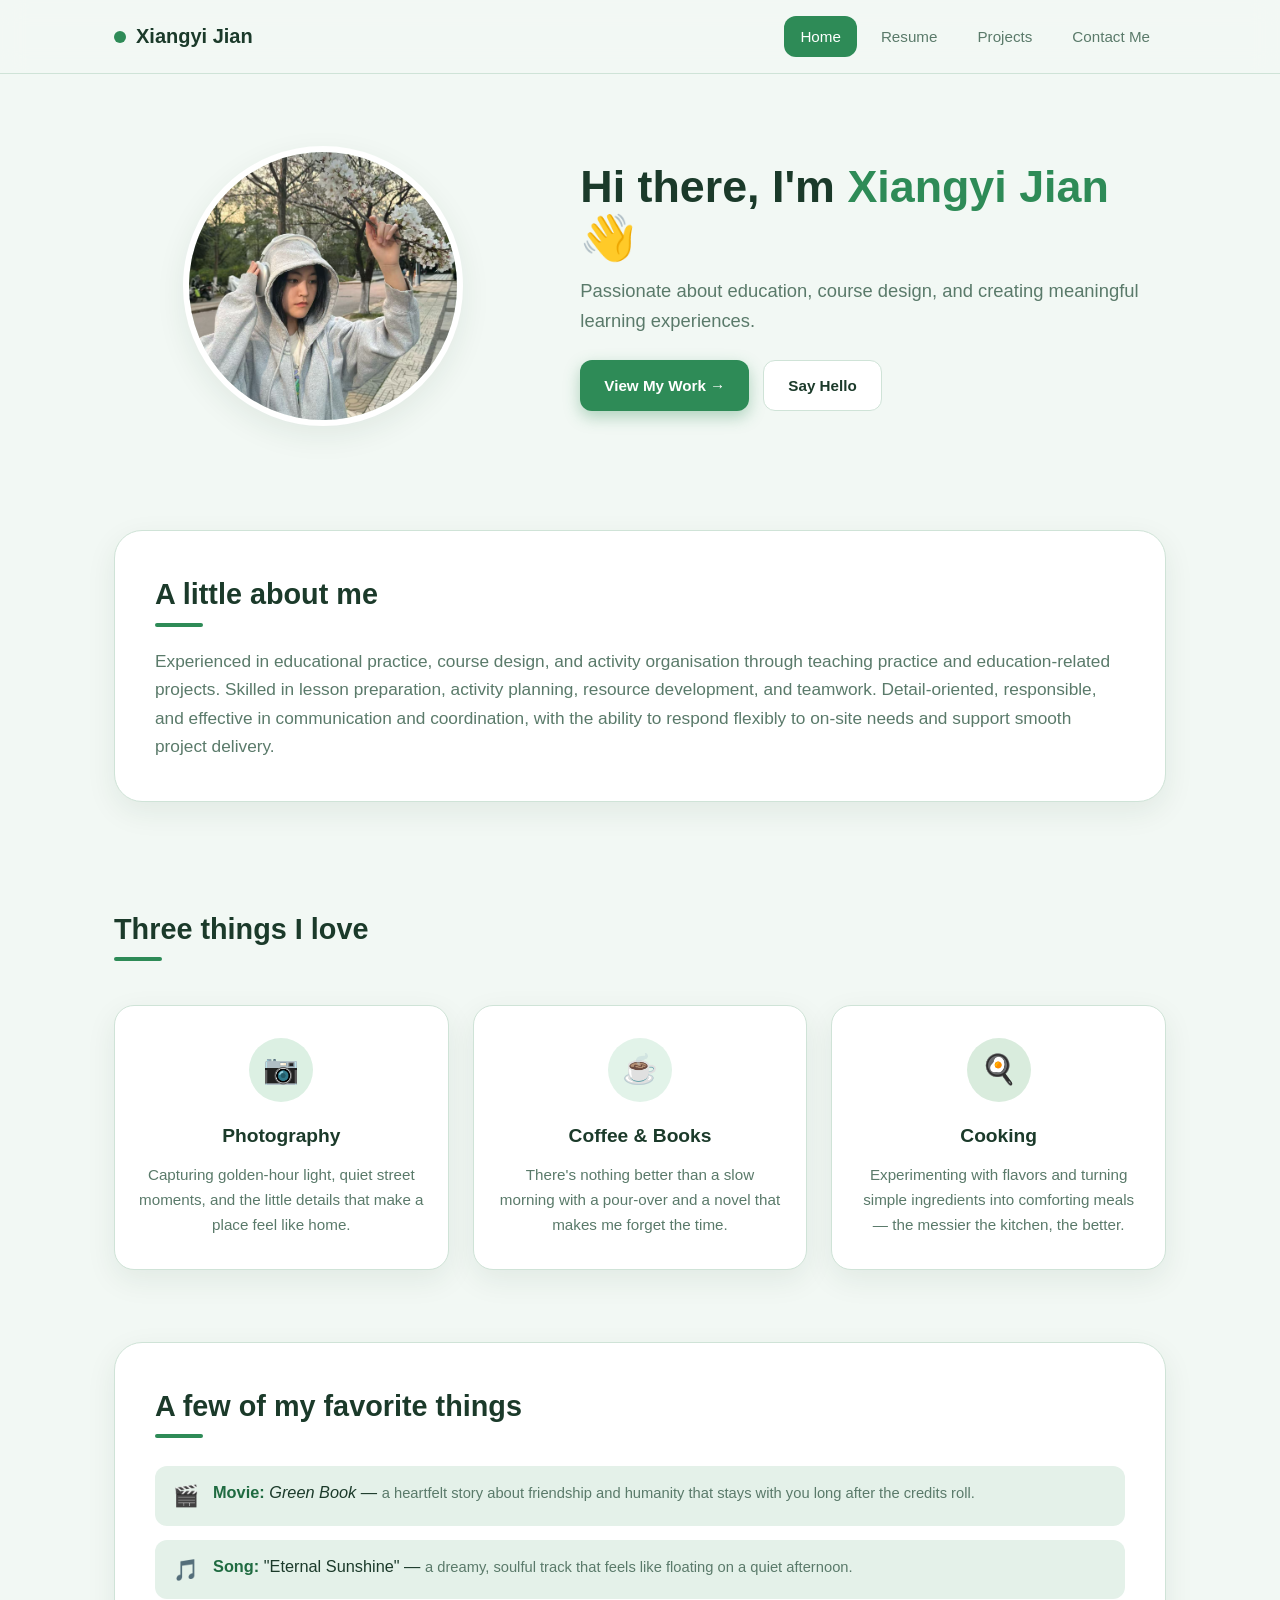
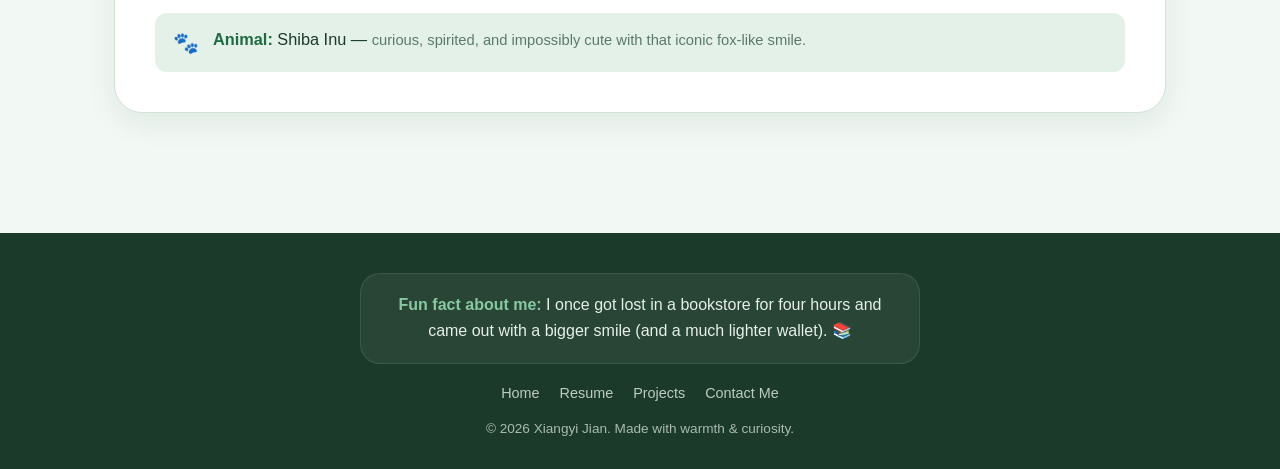
<file: index.html>
<!DOCTYPE html>
<html lang="en">
<head>
  <meta charset="UTF-8" />
  <meta name="viewport" content="width=device-width, initial-scale=1.0" />
  <title>Home — Xiangyi Jian</title>
  <link rel="stylesheet" href="css/style.css" />
</head>
<body>

  <!-- Navigation -->
  <nav class="navbar">
    <div class="nav-inner">
      <a href="index.html" class="nav-logo"><span class="dot"></span> Xiangyi Jian</a>
      <button class="nav-toggle" aria-label="Toggle navigation" onclick="document.querySelector('.nav-links').classList.toggle('open')">
        <span></span><span></span><span></span>
      </button>
      <ul class="nav-links">
        <li><a href="index.html" class="active">Home</a></li>
        <li><a href="resume.html">Resume</a></li>
        <li><a href="projects.html">Projects</a></li>
        <li><a href="contact.html">Contact Me</a></li>
      </ul>
    </div>
  </nav>

  <main>
    <!-- Hero -->
    <section class="hero">
      <div class="container">
        <div class="hero-grid">
          <div class="hero-photo">
            <div class="photo-frame">
              <img src="images/headshot.jpg" alt="Xiangyi Jian headshot" />
            </div>
          </div>
          <div class="hero-text">
            <h1>Hi there, I'm <span class="accent">Xiangyi Jian</span> 👋</h1>
            <p class="tagline">Passionate about education, course design, and creating meaningful learning experiences.</p>
            <div class="hero-actions">
              <a href="projects.html" class="btn btn-primary">View My Work →</a>
              <a href="contact.html" class="btn btn-ghost">Say Hello</a>
            </div>
          </div>
        </div>
      </div>
    </section>

    <!-- Short intro -->
    <section class="intro-section">
      <div class="container">
        <div class="intro-card">
          <h2 class="section-title">A little about me</h2>
          <p>Experienced in educational practice, course design, and activity organisation through teaching practice and education-related projects. Skilled in lesson preparation, activity planning, resource development, and teamwork. Detail-oriented, responsible, and effective in communication and coordination, with the ability to respond flexibly to on-site needs and support smooth project delivery.</p>
        </div>
      </div>
    </section>

    <!-- Three things I like -->
    <section class="likes-section">
      <div class="container">
        <h2 class="section-title">Three things I love</h2>
        <div class="likes-grid">
          <div class="like-card">
            <div class="like-icon">📷</div>
            <h3>Photography</h3>
            <p>Capturing golden-hour light, quiet street moments, and the little details that make a place feel like home.</p>
          </div>
          <div class="like-card">
            <div class="like-icon">☕</div>
            <h3>Coffee & Books</h3>
            <p>There's nothing better than a slow morning with a pour-over and a novel that makes me forget the time.</p>
          </div>
          <div class="like-card">
            <div class="like-icon">🍳</div>
            <h3>Cooking</h3>
            <p>Experimenting with flavors and turning simple ingredients into comforting meals — the messier the kitchen, the better.</p>
          </div>
        </div>
      </div>
    </section>

    <!-- Favorites -->
    <section class="favorites-section">
      <div class="container">
        <div class="intro-card">
          <h2 class="section-title">A few of my favorite things</h2>
          <ul class="favorites-list">
            <li>
              <span class="bullet">🎬</span>
              <span><span class="label">Movie:</span> <em>Green Book</em> — <span class="note">a heartfelt story about friendship and humanity that stays with you long after the credits roll.</span></span>
            </li>
            <li>
              <span class="bullet">🎵</span>
              <span><span class="label">Song:</span> "Eternal Sunshine" — <span class="note">a dreamy, soulful track that feels like floating on a quiet afternoon.</span></span>
            </li>
            <li>
              <span class="bullet">🐾</span>
              <span><span class="label">Animal:</span> Shiba Inu — <span class="note">curious, spirited, and impossibly cute with that iconic fox-like smile.</span></span>
            </li>
          </ul>
        </div>
      </div>
    </section>
  </main>

  <!-- Footer -->
  <footer class="footer">
    <div class="container footer-inner">
      <div class="fun-fact">
        <strong>Fun fact about me:</strong> I once got lost in a bookstore for four hours and came out with a bigger smile (and a much lighter wallet). 📚
      </div>
      <ul class="footer-nav">
        <li><a href="index.html">Home</a></li>
        <li><a href="resume.html">Resume</a></li>
        <li><a href="projects.html">Projects</a></li>
        <li><a href="contact.html">Contact Me</a></li>
      </ul>
      <p class="copy">© 2026 Xiangyi Jian. Made with warmth &amp; curiosity.</p>
    </div>
  </footer>

</body>
</html>
</file>
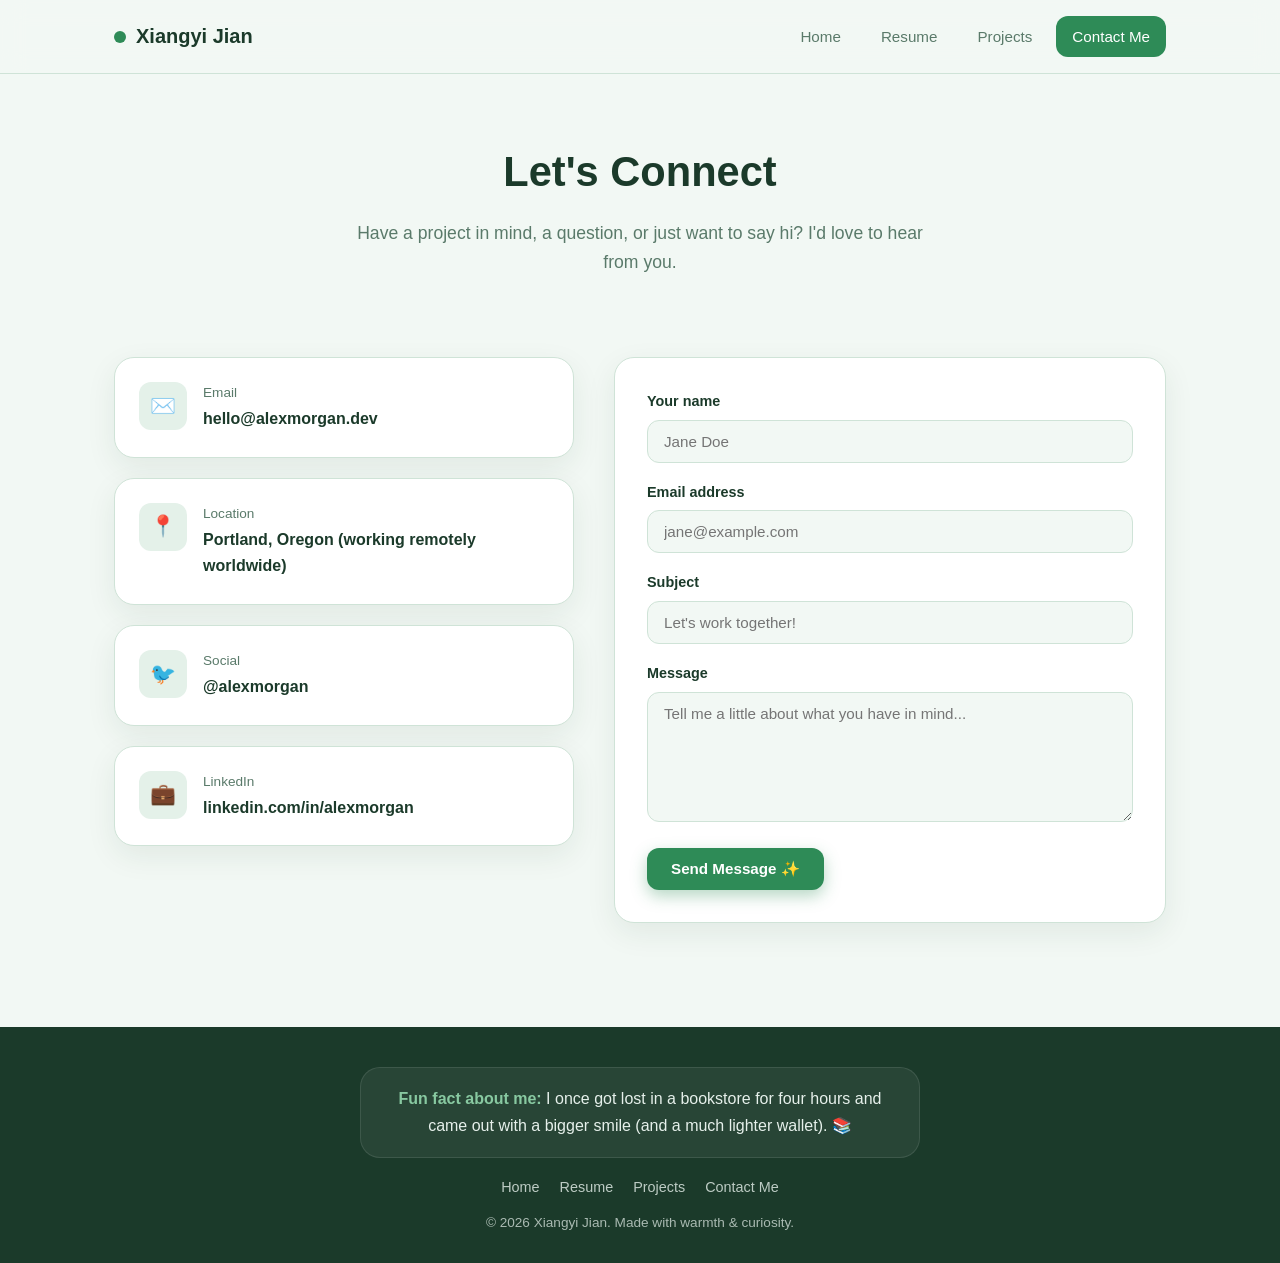
<file: contact.html>
<!DOCTYPE html>
<html lang="en">
<head>
  <meta charset="UTF-8" />
  <meta name="viewport" content="width=device-width, initial-scale=1.0" />
  <title>Contact Me — Xiangyi Jian</title>
  <link rel="stylesheet" href="css/style.css" />
</head>
<body>

  <nav class="navbar">
    <div class="nav-inner">
      <a href="index.html" class="nav-logo"><span class="dot"></span> Xiangyi Jian</a>
      <button class="nav-toggle" aria-label="Toggle navigation" onclick="document.querySelector('.nav-links').classList.toggle('open')">
        <span></span><span></span><span></span>
      </button>
      <ul class="nav-links">
        <li><a href="index.html">Home</a></li>
        <li><a href="resume.html">Resume</a></li>
        <li><a href="projects.html">Projects</a></li>
        <li><a href="contact.html" class="active">Contact Me</a></li>
      </ul>
    </div>
  </nav>

  <main>
    <header class="page-header">
      <div class="container">
        <h1>Let's Connect</h1>
        <p>Have a project in mind, a question, or just want to say hi? I'd love to hear from you.</p>
      </div>
    </header>

    <section class="container">
      <div class="contact-grid">

        <!-- Contact info -->
        <div class="contact-info">

          <div class="contact-card">
            <div class="icon">✉️</div>
            <div>
              <h4>Email</h4>
              <a href="mailto:hello@alexmorgan.dev">hello@alexmorgan.dev</a>
            </div>
          </div>

          <div class="contact-card">
            <div class="icon">📍</div>
            <div>
              <h4>Location</h4>
              <p>Portland, Oregon (working remotely worldwide)</p>
            </div>
          </div>

          <div class="contact-card">
            <div class="icon">🐦</div>
            <div>
              <h4>Social</h4>
              <a href="#">@alexmorgan</a>
            </div>
          </div>

          <div class="contact-card">
            <div class="icon">💼</div>
            <div>
              <h4>LinkedIn</h4>
              <a href="#">linkedin.com/in/alexmorgan</a>
            </div>
          </div>

        </div>

        <!-- Contact form -->
        <form class="contact-form" onsubmit="event.preventDefault(); alert('Thanks for reaching out! I\'ll get back to you soon. 😊');">
          <div class="form-group">
            <label for="name">Your name</label>
            <input type="text" id="name" name="name" placeholder="Jane Doe" required />
          </div>
          <div class="form-group">
            <label for="email">Email address</label>
            <input type="email" id="email" name="email" placeholder="jane@example.com" required />
          </div>
          <div class="form-group">
            <label for="subject">Subject</label>
            <input type="text" id="subject" name="subject" placeholder="Let's work together!" />
          </div>
          <div class="form-group">
            <label for="message">Message</label>
            <textarea id="message" name="message" placeholder="Tell me a little about what you have in mind..." required></textarea>
          </div>
          <button type="submit" class="btn btn-primary">Send Message ✨</button>
        </form>

      </div>
    </section>
  </main>

  <footer class="footer">
    <div class="container footer-inner">
      <div class="fun-fact">
        <strong>Fun fact about me:</strong> I once got lost in a bookstore for four hours and came out with a bigger smile (and a much lighter wallet). 📚
      </div>
      <ul class="footer-nav">
        <li><a href="index.html">Home</a></li>
        <li><a href="resume.html">Resume</a></li>
        <li><a href="projects.html">Projects</a></li>
        <li><a href="contact.html">Contact Me</a></li>
      </ul>
      <p class="copy">© 2026 Xiangyi Jian. Made with warmth &amp; curiosity.</p>
    </div>
  </footer>

</body>
</html>
</file>
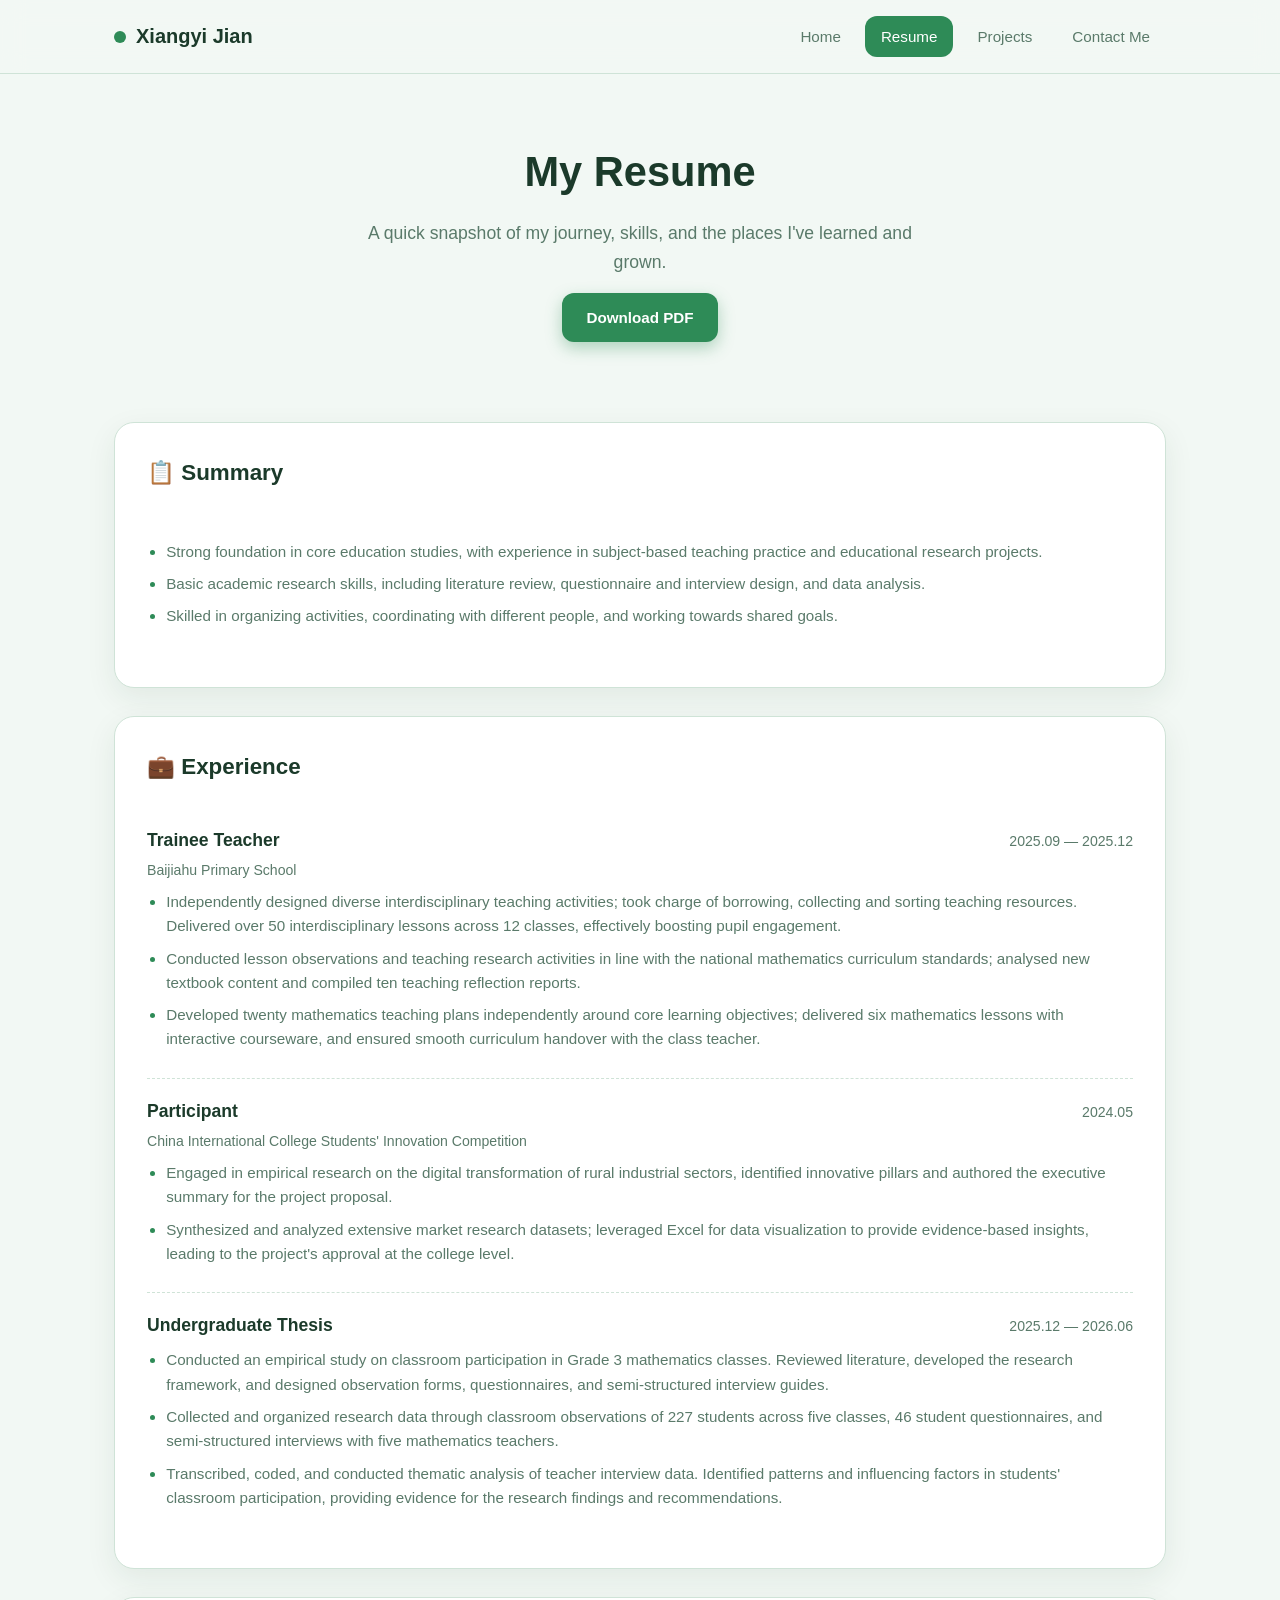
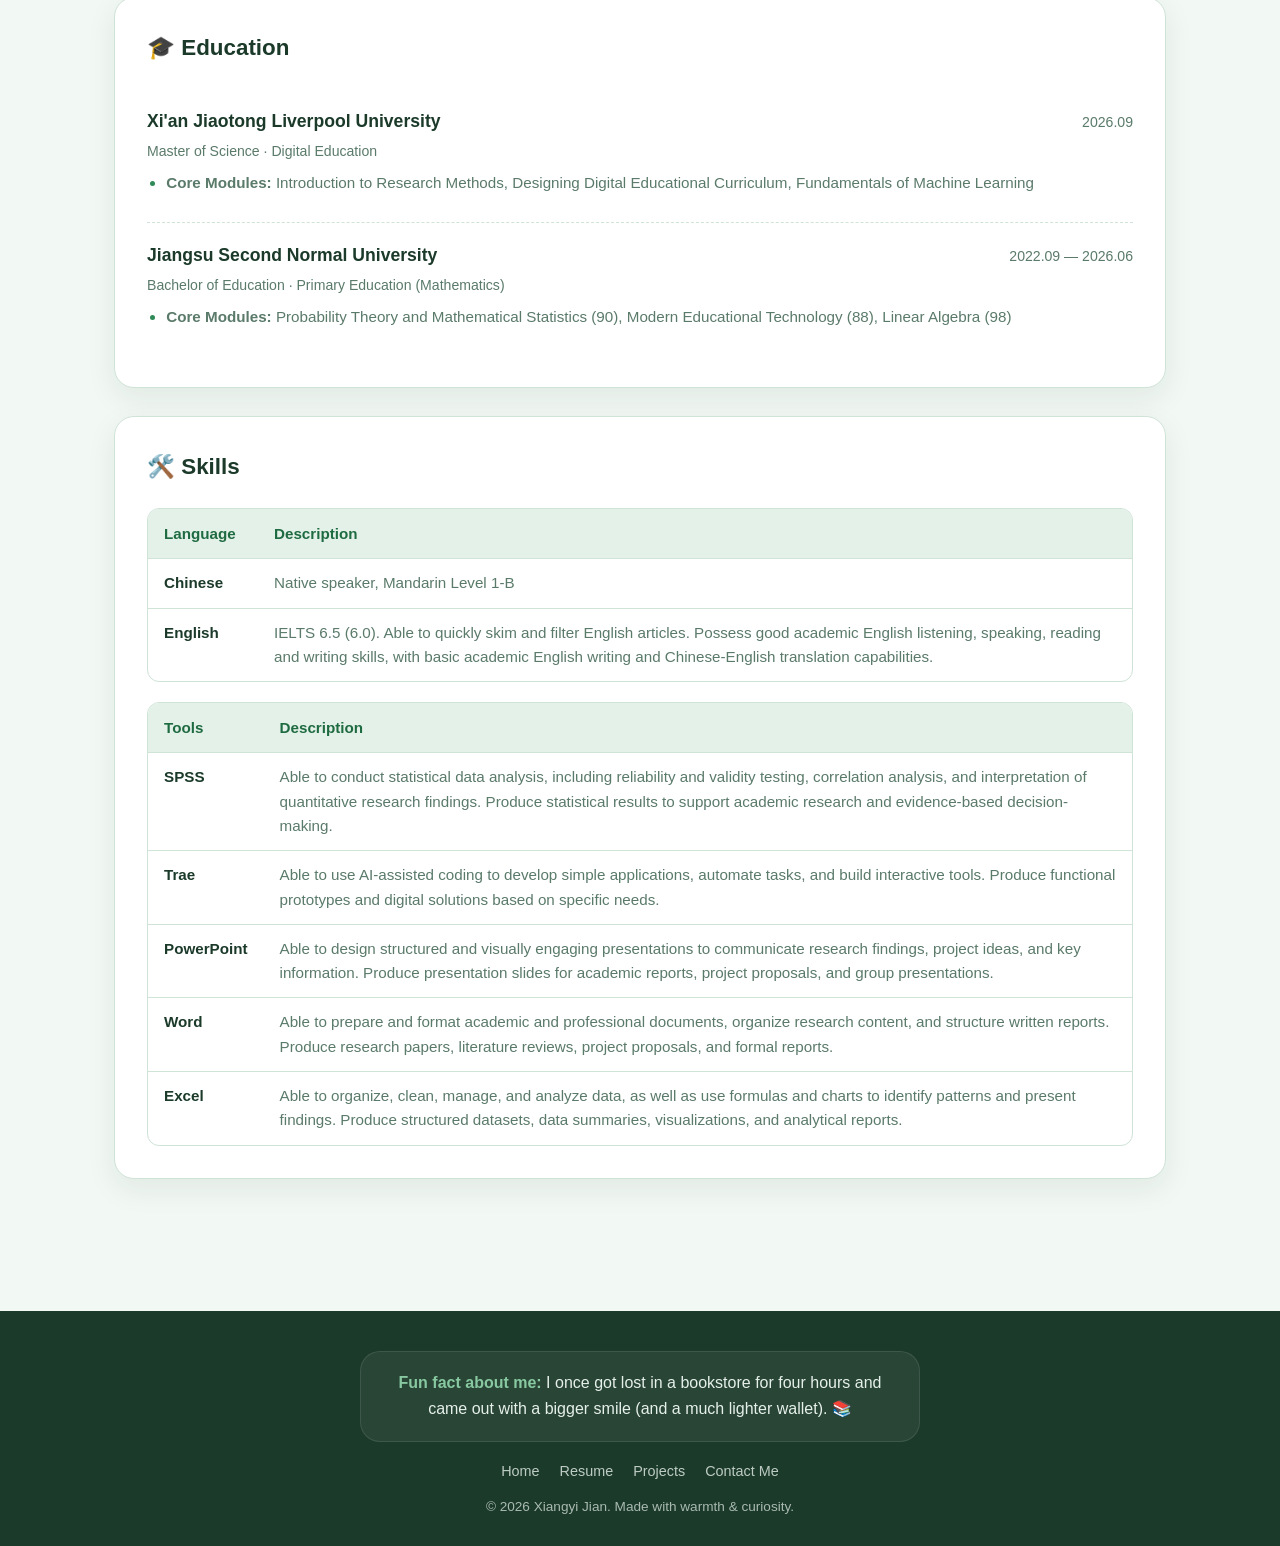
<file: resume.html>
<!DOCTYPE html>
<html lang="en">
<head>
  <meta charset="UTF-8" />
  <meta name="viewport" content="width=device-width, initial-scale=1.0" />
  <title>Resume — Xiangyi Jian</title>
  <link rel="stylesheet" href="css/style.css" />
</head>
<body>

  <nav class="navbar">
    <div class="nav-inner">
      <a href="index.html" class="nav-logo"><span class="dot"></span> Xiangyi Jian</a>
      <button class="nav-toggle" aria-label="Toggle navigation" onclick="document.querySelector('.nav-links').classList.toggle('open')">
        <span></span><span></span><span></span>
      </button>
      <ul class="nav-links">
        <li><a href="index.html">Home</a></li>
        <li><a href="resume.html" class="active">Resume</a></li>
        <li><a href="projects.html">Projects</a></li>
        <li><a href="contact.html">Contact Me</a></li>
      </ul>
    </div>
  </nav>

  <main>
    <header class="page-header">
      <div class="container">
        <h1>My Resume</h1>
        <p>A quick snapshot of my journey, skills, and the places I've learned and grown.</p>
        <a href="resume.pdf" download class="btn btn-primary download-btn">Download PDF</a>
      </div>
    </header>

    <section class="resume-section">
      <div class="container">

        <!-- Summary -->
        <div class="resume-block">
          <h2>📋 Summary</h2>

          <div class="resume-item">
            <ul class="desc-list">
              <li>Strong foundation in core education studies, with experience in subject-based teaching practice and educational research projects.</li>
              <li>Basic academic research skills, including literature review, questionnaire and interview design, and data analysis.</li>
              <li>Skilled in organizing activities, coordinating with different people, and working towards shared goals.</li>
            </ul>
          </div>
        </div>

        <!-- Experience -->
        <div class="resume-block">
          <h2>💼 Experience</h2>

          <div class="resume-item">
            <div class="row">
              <h3>Trainee Teacher</h3>
              <span class="meta">2025.09 — 2025.12</span>
            </div>
            <p class="meta">Baijiahu Primary School</p>
            <ul class="desc-list">
              <li>Independently designed diverse interdisciplinary teaching activities; took charge of borrowing, collecting and sorting teaching resources. Delivered over 50 interdisciplinary lessons across 12 classes, effectively boosting pupil engagement.</li>
              <li>Conducted lesson observations and teaching research activities in line with the national mathematics curriculum standards; analysed new textbook content and compiled ten teaching reflection reports.</li>
              <li>Developed twenty mathematics teaching plans independently around core learning objectives; delivered six mathematics lessons with interactive courseware, and ensured smooth curriculum handover with the class teacher.</li>
            </ul>
          </div>

          <div class="resume-item">
            <div class="row">
              <h3>Participant</h3>
              <span class="meta">2024.05</span>
            </div>
            <p class="meta">China International College Students' Innovation Competition</p>
            <ul class="desc-list">
              <li>Engaged in empirical research on the digital transformation of rural industrial sectors, identified innovative pillars and authored the executive summary for the project proposal.</li>
              <li>Synthesized and analyzed extensive market research datasets; leveraged Excel for data visualization to provide evidence-based insights, leading to the project's approval at the college level.</li>
            </ul>
          </div>

          <div class="resume-item">
            <div class="row">
              <h3>Undergraduate Thesis</h3>
              <span class="meta">2025.12 — 2026.06</span>
            </div>
            <ul class="desc-list">
              <li>Conducted an empirical study on classroom participation in Grade 3 mathematics classes. Reviewed literature, developed the research framework, and designed observation forms, questionnaires, and semi-structured interview guides.</li>
              <li>Collected and organized research data through classroom observations of 227 students across five classes, 46 student questionnaires, and semi-structured interviews with five mathematics teachers.</li>
              <li>Transcribed, coded, and conducted thematic analysis of teacher interview data. Identified patterns and influencing factors in students' classroom participation, providing evidence for the research findings and recommendations.</li>
            </ul>
          </div>
        </div>

        <!-- Education -->
        <div class="resume-block">
          <h2>🎓 Education</h2>

          <div class="resume-item">
            <div class="row">
              <h3>Xi'an Jiaotong Liverpool University</h3>
              <span class="meta">2026.09</span>
            </div>
            <p class="meta">Master of Science · Digital Education</p>
            <ul class="desc-list">
              <li><strong>Core Modules:</strong> Introduction to Research Methods, Designing Digital Educational Curriculum, Fundamentals of Machine Learning</li>
            </ul>
          </div>

          <div class="resume-item">
            <div class="row">
              <h3>Jiangsu Second Normal University</h3>
              <span class="meta">2022.09 — 2026.06</span>
            </div>
            <p class="meta">Bachelor of Education · Primary Education (Mathematics)</p>
            <ul class="desc-list">
              <li><strong>Core Modules:</strong> Probability Theory and Mathematical Statistics (90), Modern Educational Technology (88), Linear Algebra (98)</li>
            </ul>
          </div>
        </div>

        <!-- Skills -->
        <div class="resume-block">
          <h2>🛠️ Skills</h2>
          <table class="skills-table">
            <thead>
              <tr>
                <th>Language</th>
                <th>Description</th>
              </tr>
            </thead>
            <tbody>
              <tr>
                <td class="skill-name">Chinese</td>
                <td>Native speaker, Mandarin Level 1-B</td>
              </tr>
              <tr>
                <td class="skill-name">English</td>
                <td>IELTS 6.5 (6.0). Able to quickly skim and filter English articles. Possess good academic English listening, speaking, reading and writing skills, with basic academic English writing and Chinese-English translation capabilities.</td>
              </tr>
            </tbody>
          </table>

          <table class="skills-table" style="margin-top: 20px;">
            <thead>
              <tr>
                <th>Tools</th>
                <th>Description</th>
              </tr>
            </thead>
            <tbody>
              <tr>
                <td class="skill-name">SPSS</td>
                <td>Able to conduct statistical data analysis, including reliability and validity testing, correlation analysis, and interpretation of quantitative research findings. Produce statistical results to support academic research and evidence-based decision-making.</td>
              </tr>
              <tr>
                <td class="skill-name">Trae</td>
                <td>Able to use AI-assisted coding to develop simple applications, automate tasks, and build interactive tools. Produce functional prototypes and digital solutions based on specific needs.</td>
              </tr>
              <tr>
                <td class="skill-name">PowerPoint</td>
                <td>Able to design structured and visually engaging presentations to communicate research findings, project ideas, and key information. Produce presentation slides for academic reports, project proposals, and group presentations.</td>
              </tr>
              <tr>
                <td class="skill-name">Word</td>
                <td>Able to prepare and format academic and professional documents, organize research content, and structure written reports. Produce research papers, literature reviews, project proposals, and formal reports.</td>
              </tr>
              <tr>
                <td class="skill-name">Excel</td>
                <td>Able to organize, clean, manage, and analyze data, as well as use formulas and charts to identify patterns and present findings. Produce structured datasets, data summaries, visualizations, and analytical reports.</td>
              </tr>
            </tbody>
          </table>
        </div>

      </div>
    </section>
  </main>

  <footer class="footer">
    <div class="container footer-inner">
      <div class="fun-fact">
        <strong>Fun fact about me:</strong> I once got lost in a bookstore for four hours and came out with a bigger smile (and a much lighter wallet). 📚
      </div>
      <ul class="footer-nav">
        <li><a href="index.html">Home</a></li>
        <li><a href="resume.html">Resume</a></li>
        <li><a href="projects.html">Projects</a></li>
        <li><a href="contact.html">Contact Me</a></li>
      </ul>
      <p class="copy">© 2026 Xiangyi Jian. Made with warmth &amp; curiosity.</p>
    </div>
  </footer>

  <script>
    (function () {
      var btn = document.querySelector('.download-btn');
      if (!btn) return;
      btn.addEventListener('click', function (e) {
        e.preventDefault();
        fetch(btn.getAttribute('href'))
          .then(function (res) { return res.blob(); })
          .then(function (blob) {
            var url = URL.createObjectURL(blob);
            var a = document.createElement('a');
            a.href = url;
            a.download = 'resume.pdf';
            document.body.appendChild(a);
            a.click();
            document.body.removeChild(a);
            setTimeout(function () { URL.revokeObjectURL(url); }, 1000);
          })
          .catch(function () {
            window.location.href = btn.getAttribute('href');
          });
      });
    })();
  </script>

</body>
</html>
</file>
<file: css/style.css>
/* ============================================================
   Personal Website — Shared Stylesheet
   Cool greens & whites, modern, responsive
   ============================================================ */

:root {
  /* Cool greens + whites palette */
  --bg: #F2F8F4;          /* cool white-green background */
  --bg-soft: #E4F1E9;     /* soft cool green tint */
  --surface: #FFFFFF;     /* white card surface */
  --primary: #2E8B57;     /* sea green — main brand */
  --primary-dark: #1F6B41;
  --secondary: #88C9A1;   /* light mint green */
  --accent: #5BAE85;      /* medium cool green */
  --ink: #1B3A2A;         /* deep forest-green ink */
  --ink-soft: #5A7A6A;    /* soft green-gray text */
  --border: #CFE3D7;      /* cool light-green border */
  --shadow: 0 10px 30px rgba(27, 58, 42, 0.08);
  --shadow-hover: 0 16px 40px rgba(27, 58, 42, 0.14);
  --radius: 20px;
  --radius-sm: 12px;
  --radius-lg: 28px;
  --transition: all 0.3s ease;
}

* {
  margin: 0;
  padding: 0;
  box-sizing: border-box;
}

html {
  scroll-behavior: smooth;
}

body {
  font-family: 'Segoe UI', -apple-system, BlinkMacSystemFont, 'Helvetica Neue', Arial, sans-serif;
  background-color: var(--bg);
  color: var(--ink);
  line-height: 1.65;
  min-height: 100vh;
  display: flex;
  flex-direction: column;
}

img {
  max-width: 100%;
  display: block;
}

a {
  color: var(--primary);
  text-decoration: none;
  transition: var(--transition);
}

a:hover {
  color: var(--primary-dark);
}

/* ============ Layout ============ */
.container {
  width: 100%;
  max-width: 1100px;
  margin: 0 auto;
  padding: 0 24px;
}

main {
  flex: 1;
}

/* ============ Navigation ============ */
.navbar {
  position: sticky;
  top: 0;
  z-index: 100;
  background-color: rgba(242, 248, 244, 0.85);
  backdrop-filter: blur(12px);
  -webkit-backdrop-filter: blur(12px);
  border-bottom: 1px solid var(--border);
}

.nav-inner {
  display: flex;
  align-items: center;
  justify-content: space-between;
  padding: 16px 24px;
  max-width: 1100px;
  margin: 0 auto;
}

.nav-logo {
  font-weight: 700;
  font-size: 1.25rem;
  color: var(--ink);
  display: flex;
  align-items: center;
  gap: 10px;
}

.nav-logo .dot {
  width: 12px;
  height: 12px;
  border-radius: 50%;
  background: var(--primary);
  display: inline-block;
}

.nav-links {
  display: flex;
  gap: 8px;
  list-style: none;
}

.nav-links a {
  display: inline-block;
  padding: 8px 16px;
  border-radius: var(--radius-sm);
  color: var(--ink-soft);
  font-weight: 500;
  font-size: 0.95rem;
}

.nav-links a:hover {
  background-color: var(--bg-soft);
  color: var(--primary);
}

.nav-links a.active {
  background-color: var(--primary);
  color: #fff;
}

/* Mobile nav toggle */
.nav-toggle {
  display: none;
  background: none;
  border: none;
  cursor: pointer;
  padding: 8px;
}

.nav-toggle span {
  display: block;
  width: 24px;
  height: 2px;
  background: var(--ink);
  margin: 5px 0;
  border-radius: 2px;
  transition: var(--transition);
}

/* ============ Buttons ============ */
.btn {
  display: inline-flex;
  align-items: center;
  gap: 8px;
  padding: 12px 24px;
  border-radius: var(--radius-sm);
  font-weight: 600;
  font-size: 0.95rem;
  border: none;
  cursor: pointer;
  transition: var(--transition);
}

.btn-primary {
  background-color: var(--primary);
  color: #fff;
  box-shadow: 0 6px 16px rgba(46, 139, 87, 0.35);
}

.btn-primary:hover {
  background-color: var(--primary-dark);
  color: #fff;
  transform: translateY(-2px);
  box-shadow: 0 10px 22px rgba(46, 139, 87, 0.45);
}

.btn-ghost {
  background-color: var(--surface);
  color: var(--ink);
  border: 1px solid var(--border);
}

.btn-ghost:hover {
  background-color: var(--bg-soft);
  color: var(--primary);
  border-color: var(--primary);
}

/* ============ Page Header (sub-pages) ============ */
.page-header {
  text-align: center;
  padding: 64px 0 40px;
}

.page-header h1 {
  font-size: 2.6rem;
  margin-bottom: 12px;
  color: var(--ink);
}

.page-header p {
  color: var(--ink-soft);
  font-size: 1.1rem;
  max-width: 600px;
  margin: 0 auto;
}

.section-title {
  font-size: 1.8rem;
  margin-bottom: 28px;
  color: var(--ink);
  position: relative;
  display: inline-block;
}

.section-title::after {
  content: '';
  position: absolute;
  bottom: -8px;
  left: 0;
  width: 48px;
  height: 4px;
  border-radius: 2px;
  background: var(--primary);
}

/* ============ Homepage Hero ============ */
.hero {
  padding: 72px 0 56px;
}

.hero-grid {
  display: grid;
  grid-template-columns: 1fr 1.4fr;
  gap: 48px;
  align-items: center;
}

.hero-photo {
  display: flex;
  justify-content: center;
}

.hero-photo .photo-frame {
  width: 280px;
  height: 280px;
  border-radius: 50%;
  overflow: hidden;
  border: 6px solid var(--surface);
  box-shadow: var(--shadow);
  background: var(--bg-soft);
}

.hero-photo img {
  width: 100%;
  height: 100%;
  object-fit: cover;
}

.hero-text h1 {
  font-size: 2.8rem;
  line-height: 1.15;
  margin-bottom: 12px;
  color: var(--ink);
}

.hero-text h1 .accent {
  color: var(--primary);
}

.hero-text .tagline {
  font-size: 1.15rem;
  color: var(--ink-soft);
  margin-bottom: 24px;
}

.hero-actions {
  display: flex;
  gap: 14px;
  flex-wrap: wrap;
}

/* ============ Intro / About snippet ============ */
.intro-section {
  padding: 48px 0;
}

.intro-card {
  background: var(--surface);
  border-radius: var(--radius-lg);
  padding: 40px;
  box-shadow: var(--shadow);
  border: 1px solid var(--border);
}

.intro-card p {
  font-size: 1.08rem;
  color: var(--ink-soft);
  margin-bottom: 14px;
}

.intro-card p:last-child {
  margin-bottom: 0;
}

/* ============ Favorites bulleted list ============ */
.favorites-section {
  padding: 16px 0 56px;
}

.favorites-list {
  list-style: none;
  display: flex;
  flex-direction: column;
  gap: 14px;
  margin-top: 8px;
}

.favorites-list li {
  display: flex;
  align-items: flex-start;
  gap: 14px;
  padding: 14px 18px;
  background: var(--bg-soft);
  border-radius: var(--radius-sm);
  color: var(--ink);
  font-size: 1.02rem;
  line-height: 1.5;
}

.favorites-list li .bullet {
  font-size: 1.3rem;
  flex-shrink: 0;
}

.favorites-list li .label {
  font-weight: 700;
  color: var(--primary-dark);
}

.favorites-list li .note {
  color: var(--ink-soft);
  font-size: 0.92rem;
}

/* ============ "Three things I like" ============ */
.likes-section {
  padding: 56px 0;
}

.likes-grid {
  display: grid;
  grid-template-columns: repeat(3, 1fr);
  gap: 24px;
  margin-top: 24px;
}

.like-card {
  background: var(--surface);
  border-radius: var(--radius);
  padding: 32px 24px;
  text-align: center;
  box-shadow: var(--shadow);
  border: 1px solid var(--border);
  transition: var(--transition);
}

.like-card:hover {
  transform: translateY(-6px);
  box-shadow: var(--shadow-hover);
}

.like-icon {
  width: 64px;
  height: 64px;
  border-radius: 50%;
  display: flex;
  align-items: center;
  justify-content: center;
  font-size: 1.8rem;
  margin: 0 auto 18px;
  background: var(--bg-soft);
}

.like-card:nth-child(1) .like-icon { background: #DCF0E3; }
.like-card:nth-child(2) .like-icon { background: #E2F3E9; }
.like-card:nth-child(3) .like-icon { background: #D9ECDD; }

.like-card h3 {
  font-size: 1.2rem;
  margin-bottom: 10px;
  color: var(--ink);
}

.like-card p {
  color: var(--ink-soft);
  font-size: 0.95rem;
}

/* ============ Footer ============ */
.footer {
  background: var(--ink);
  color: #E6F0EB;
  padding: 40px 0 28px;
  margin-top: 64px;
}

.footer-inner {
  display: flex;
  flex-direction: column;
  align-items: center;
  gap: 12px;
  text-align: center;
}

.footer .fun-fact {
  background: rgba(255, 255, 255, 0.06);
  border: 1px solid rgba(255, 255, 255, 0.1);
  border-radius: var(--radius);
  padding: 18px 26px;
  max-width: 560px;
}

.footer .fun-fact strong {
  color: var(--secondary);
}

.footer .copy {
  font-size: 0.85rem;
  opacity: 0.7;
}

.footer-nav {
  display: flex;
  gap: 20px;
  list-style: none;
  margin-top: 4px;
}

.footer-nav a {
  color: #E6F0EB;
  opacity: 0.8;
  font-size: 0.9rem;
}

.footer-nav a:hover {
  opacity: 1;
  color: var(--secondary);
}

/* ============ Resume Page ============ */
.resume-section {
  padding: 40px 0;
}

.resume-block {
  background: var(--surface);
  border-radius: var(--radius);
  padding: 32px;
  box-shadow: var(--shadow);
  border: 1px solid var(--border);
  margin-bottom: 28px;
}

.resume-block h2 {
  font-size: 1.4rem;
  margin-bottom: 22px;
  color: var(--ink);
  display: flex;
  align-items: center;
  gap: 10px;
}

.resume-item {
  padding: 18px 0;
  border-bottom: 1px dashed var(--border);
}

.resume-item:last-child {
  border-bottom: none;
}

.resume-item .row {
  display: flex;
  justify-content: space-between;
  align-items: baseline;
  flex-wrap: wrap;
  gap: 6px;
  margin-bottom: 4px;
}

.resume-item h3 {
  font-size: 1.1rem;
  color: var(--ink);
}

.resume-item .meta {
  font-size: 0.88rem;
  color: var(--ink-soft);
}

.resume-item .desc {
  color: var(--ink-soft);
  font-size: 0.95rem;
}

.resume-item .desc-list {
  color: var(--ink-soft);
  font-size: 0.95rem;
  padding-left: 1.2rem;
  margin: 8px 0 0;
}

.resume-item .desc-list li {
  margin-bottom: 8px;
  line-height: 1.6;
}

.resume-item .desc-list li::marker {
  color: var(--primary);
}

.skills-list {
  display: flex;
  flex-wrap: wrap;
  gap: 10px;
}

.skill-tag {
  background: var(--bg-soft);
  color: var(--ink);
  padding: 8px 16px;
  border-radius: 999px;
  font-size: 0.9rem;
  font-weight: 500;
}

.skills-table {
  width: 100%;
  border-collapse: separate;
  border-spacing: 0;
  border: 1px solid var(--border);
  border-radius: var(--radius-sm);
  overflow: hidden;
  font-size: 0.95rem;
}

.skills-table th {
  background: var(--bg-soft);
  color: var(--primary-dark);
  font-weight: 700;
  text-align: left;
  padding: 12px 16px;
  border-bottom: 1px solid var(--border);
}

.skills-table td {
  padding: 12px 16px;
  color: var(--ink-soft);
  line-height: 1.6;
  border-bottom: 1px solid var(--border);
  vertical-align: top;
}

.skills-table tbody tr:last-child td {
  border-bottom: none;
}

.skills-table .skill-name {
  font-weight: 700;
  color: var(--ink);
  white-space: nowrap;
  width: 110px;
}

/* ============ Projects Page ============ */
.projects-grid {
  display: grid;
  grid-template-columns: repeat(2, 1fr);
  gap: 28px;
  padding: 40px 0;
}

.project-card {
  background: var(--surface);
  border-radius: var(--radius);
  overflow: hidden;
  box-shadow: var(--shadow);
  border: 1px solid var(--border);
  transition: var(--transition);
  display: flex;
  flex-direction: column;
}

.project-card:hover {
  transform: translateY(-6px);
  box-shadow: var(--shadow-hover);
}

.project-thumb {
  height: 180px;
  background: linear-gradient(135deg, var(--secondary), var(--primary));
  display: flex;
  align-items: center;
  justify-content: center;
  font-size: 3rem;
}

.project-card:nth-child(2) .project-thumb { background: linear-gradient(135deg, var(--accent), #3A8F6A); }
.project-card:nth-child(3) .project-thumb { background: linear-gradient(135deg, #B7E0CC, #2E8B57); }
.project-card:nth-child(4) .project-thumb { background: linear-gradient(135deg, #A8D5BA, #1F6B41); }

.project-body {
  padding: 24px;
  flex: 1;
  display: flex;
  flex-direction: column;
}

.project-body h3 {
  font-size: 1.2rem;
  margin-bottom: 8px;
  color: var(--ink);
}

.project-body p {
  color: var(--ink-soft);
  font-size: 0.95rem;
  margin-bottom: 16px;
  flex: 1;
}

.project-tags {
  display: flex;
  flex-wrap: wrap;
  gap: 8px;
  margin-bottom: 16px;
}

.project-tag {
  background: var(--bg-soft);
  color: var(--primary-dark);
  padding: 4px 12px;
  border-radius: 999px;
  font-size: 0.8rem;
  font-weight: 500;
}

.project-link {
  font-weight: 600;
  font-size: 0.9rem;
}

/* ============ Contact Page ============ */
.contact-grid {
  display: grid;
  grid-template-columns: 1fr 1.2fr;
  gap: 40px;
  padding: 40px 0;
  align-items: start;
}

.contact-info {
  display: flex;
  flex-direction: column;
  gap: 20px;
}

.contact-card {
  background: var(--surface);
  border-radius: var(--radius);
  padding: 24px;
  box-shadow: var(--shadow);
  border: 1px solid var(--border);
  display: flex;
  gap: 16px;
  align-items: flex-start;
}

.contact-card .icon {
  width: 48px;
  height: 48px;
  border-radius: 12px;
  background: var(--bg-soft);
  display: flex;
  align-items: center;
  justify-content: center;
  font-size: 1.3rem;
  flex-shrink: 0;
}

.contact-card h4 {
  font-size: 0.85rem;
  color: var(--ink-soft);
  font-weight: 500;
  margin-bottom: 2px;
}

.contact-card p,
.contact-card a {
  color: var(--ink);
  font-weight: 600;
  font-size: 1rem;
}

.contact-form {
  background: var(--surface);
  border-radius: var(--radius);
  padding: 32px;
  box-shadow: var(--shadow);
  border: 1px solid var(--border);
}

.form-group {
  margin-bottom: 18px;
}

.form-group label {
  display: block;
  font-weight: 600;
  font-size: 0.9rem;
  margin-bottom: 6px;
  color: var(--ink);
}

.form-group input,
.form-group textarea {
  width: 100%;
  padding: 12px 16px;
  border: 1px solid var(--border);
  border-radius: var(--radius-sm);
  font-family: inherit;
  font-size: 0.95rem;
  color: var(--ink);
  background: var(--bg);
  transition: var(--transition);
}

.form-group input:focus,
.form-group textarea:focus {
  outline: none;
  border-color: var(--primary);
  box-shadow: 0 0 0 3px rgba(46, 139, 87, 0.15);
  background: #fff;
}

.form-group textarea {
  resize: vertical;
  min-height: 130px;
}

/* ============ To-Do App ============ */
.todo-app {
  background: var(--surface);
  border-radius: var(--radius-lg);
  padding: 32px;
  box-shadow: var(--shadow);
  border: 1px solid var(--border);
  max-width: 640px;
  margin: 0 auto;
}

.todo-input-row {
  display: flex;
  gap: 10px;
  flex-wrap: wrap;
  margin-bottom: 24px;
}

.todo-input-row input[type="date"],
.todo-input-row input[type="text"] {
  padding: 12px 16px;
  border: 1px solid var(--border);
  border-radius: var(--radius-sm);
  font-family: inherit;
  font-size: 0.95rem;
  color: var(--ink);
  background: var(--bg);
  transition: var(--transition);
}

.todo-input-row input[type="date"] {
  flex: 0 0 auto;
  min-width: 150px;
  cursor: pointer;
}

.todo-input-row input[type="text"] {
  flex: 1;
  min-width: 160px;
}

.todo-input-row input:focus {
  outline: none;
  border-color: var(--primary);
  box-shadow: 0 0 0 3px rgba(46, 139, 87, 0.15);
  background: #fff;
}

.todo-input-row .btn {
  flex-shrink: 0;
}

.todo-options-row {
  display: flex;
  align-items: center;
  justify-content: space-between;
  gap: 12px;
  margin-bottom: 18px;
  flex-wrap: wrap;
}

.emoji-picker {
  display: flex;
  gap: 4px;
  flex-wrap: wrap;
}

.emoji-btn {
  width: 34px;
  height: 34px;
  display: flex;
  align-items: center;
  justify-content: center;
  border: 1px solid var(--border);
  background: var(--bg);
  border-radius: 10px;
  font-size: 1.1rem;
  cursor: pointer;
  transition: var(--transition);
  color: var(--ink-soft);
}

.emoji-btn:hover {
  border-color: var(--primary);
  background: var(--bg-soft);
}

.emoji-btn.selected {
  border-color: var(--primary);
  background: var(--primary);
  color: #fff;
}

.priority-select {
  padding: 8px 14px;
  border: 1px solid var(--border);
  border-radius: var(--radius-sm);
  font-family: inherit;
  font-size: 0.9rem;
  color: var(--ink);
  background: var(--bg);
  cursor: pointer;
  transition: var(--transition);
}

.priority-select:focus {
  outline: none;
  border-color: var(--primary);
  box-shadow: 0 0 0 3px rgba(46, 139, 87, 0.15);
}

.todo-counter {
  text-align: center;
  color: var(--ink-soft);
  font-size: 0.92rem;
  margin-bottom: 18px;
  padding: 8px 12px;
  background: var(--bg-soft);
  border-radius: var(--radius-sm);
}

.todo-counter strong {
  color: var(--primary-dark);
  font-weight: 700;
}

.todo-status {
  text-align: center;
  font-size: 0.88rem;
  color: var(--ink-soft);
  margin-bottom: 14px;
  padding: 8px 12px;
  border-radius: var(--radius-sm);
  background: var(--bg-soft);
}

.todo-status.error {
  color: #c0392b;
  background: #fde8e8;
}

.todo-status.hidden {
  display: none;
}

.todo-list {
  list-style: none;
  display: flex;
  flex-direction: column;
  gap: 10px;
}

.todo-item {
  display: flex;
  align-items: center;
  gap: 12px;
  padding: 14px 16px;
  background: var(--bg-soft);
  border-radius: var(--radius-sm);
  transition: background 0.25s ease;
  animation: todoSlideIn 0.3s ease;
}

.todo-item:hover {
  background: var(--border);
}

.todo-item.is-removing {
  animation: todoSlideOut 0.3s ease forwards;
}

.todo-item input[type="checkbox"] {
  width: 22px;
  height: 22px;
  accent-color: var(--primary);
  cursor: pointer;
  flex-shrink: 0;
}

.todo-item .task-text {
  flex: 1;
  color: var(--ink);
  font-size: 1rem;
  word-break: break-word;
  transition: var(--transition);
}

.todo-item .task-date {
  font-size: 0.78rem;
  color: var(--ink-soft);
  background: var(--surface);
  padding: 4px 10px;
  border-radius: 999px;
  white-space: nowrap;
  flex-shrink: 0;
}

.todo-item .task-emoji {
  font-size: 1.1rem;
  flex-shrink: 0;
}

.priority-badge {
  font-size: 0.7rem;
  font-weight: 600;
  padding: 3px 9px;
  border-radius: 999px;
  white-space: nowrap;
  flex-shrink: 0;
  text-transform: uppercase;
  letter-spacing: 0.3px;
}

.priority-badge.high {
  background: #fde8e8;
  color: #c0392b;
}

.priority-badge.medium {
  background: #fff4d6;
  color: #b8860b;
}

.priority-badge.low {
  background: #e2f3e9;
  color: #2e7d5f;
}

.todo-item.done .task-text {
  text-decoration: line-through;
  color: var(--ink-soft);
}

.todo-delete {
  background: none;
  border: none;
  color: var(--ink-soft);
  cursor: pointer;
  font-size: 1.25rem;
  line-height: 1;
  padding: 4px 8px;
  border-radius: 8px;
  transition: var(--transition);
  flex-shrink: 0;
}

.todo-delete:hover {
  color: #c0392b;
  background: rgba(192, 57, 43, 0.1);
}

.todo-empty {
  text-align: center;
  color: var(--ink-soft);
  padding: 36px 0 8px;
  font-size: 0.95rem;
}

.todo-empty.hidden {
  display: none;
}

@keyframes todoSlideIn {
  from { opacity: 0; transform: translateY(-8px); }
  to { opacity: 1; transform: translateY(0); }
}

@keyframes todoSlideOut {
  to { opacity: 0; transform: translateX(24px); }
}

/* ============ Responsive ============ */
@media (max-width: 900px) {
  .hero-grid {
    grid-template-columns: 1fr;
    text-align: center;
    gap: 32px;
  }

  .hero-text h1 {
    font-size: 2.3rem;
  }

  .hero-actions {
    justify-content: center;
  }

  .likes-grid {
    grid-template-columns: 1fr;
    max-width: 420px;
    margin-left: auto;
    margin-right: auto;
  }

  .projects-grid {
    grid-template-columns: 1fr;
  }

  .contact-grid {
    grid-template-columns: 1fr;
  }
}

@media (max-width: 640px) {
  .nav-toggle {
    display: block;
  }

  .nav-links {
    position: absolute;
    top: 100%;
    left: 0;
    right: 0;
    flex-direction: column;
    background: var(--surface);
    padding: 16px;
    gap: 4px;
    border-bottom: 1px solid var(--border);
    box-shadow: var(--shadow);
    transform: translateY(-10px);
    opacity: 0;
    pointer-events: none;
    transition: var(--transition);
  }

  .nav-links.open {
    transform: translateY(0);
    opacity: 1;
    pointer-events: auto;
  }

  .nav-links a {
    display: block;
    padding: 12px 16px;
  }

  .page-header h1 {
    font-size: 2rem;
  }

  .hero-text h1 {
    font-size: 2rem;
  }

  .hero-photo .photo-frame {
    width: 220px;
    height: 220px;
  }

  .intro-card,
  .resume-block,
  .contact-form {
    padding: 24px;
  }

  .like-card {
    padding: 26px 18px;
  }

  .todo-app {
    padding: 20px;
  }

  .todo-input-row {
    flex-direction: column;
  }

  .todo-input-row input[type="date"],
  .todo-input-row input[type="text"],
  .todo-input-row .btn {
    width: 100%;
  }

  .todo-options-row {
    flex-direction: column;
    align-items: stretch;
  }

  .priority-select {
    width: 100%;
  }

  .todo-item {
    flex-wrap: wrap;
  }
}

/* ============ Download Button ============ */
.download-btn {
  display: inline-block;
  margin-top: 16px;
  text-decoration: none;
}

/* ============ Print ============ */
@media print {
  .navbar,
  .nav-toggle,
  .footer,
  .download-btn,
  .nav-links,
  .nav-links.open {
    display: none !important;
  }

  body {
    background: #fff !important;
  }

  .page-header,
  .resume-section {
    padding: 0 !important;
  }

  .resume-block,
  .intro-card {
    border: none !important;
    box-shadow: none !important;
    page-break-inside: avoid;
  }

  .container {
    max-width: 100% !important;
    padding: 0 !important;
  }

  * {
    color: #000 !important;
    background: #fff !important;
    border-color: #ccc !important;
  }

  .skill-name,
  th,
  h2,
  h3 {
    font-weight: 700 !important;
  }
}
</file>
